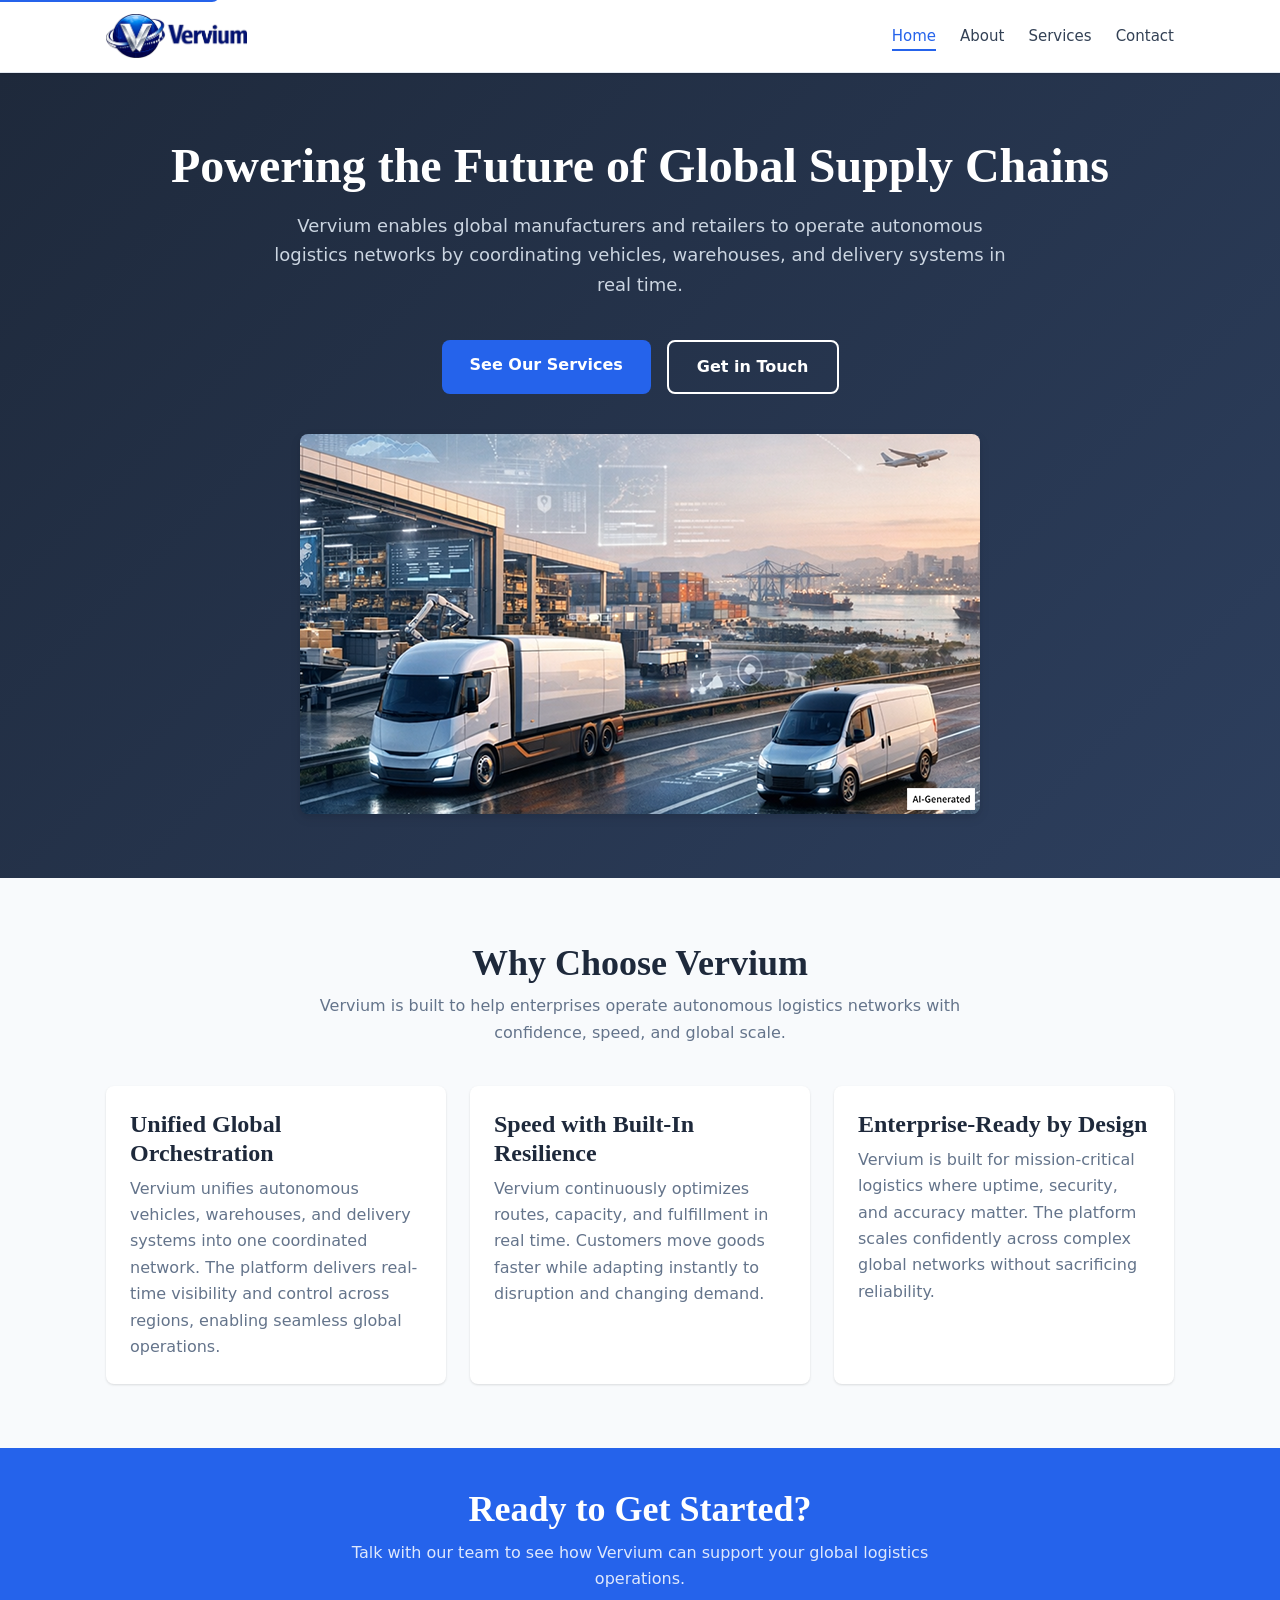
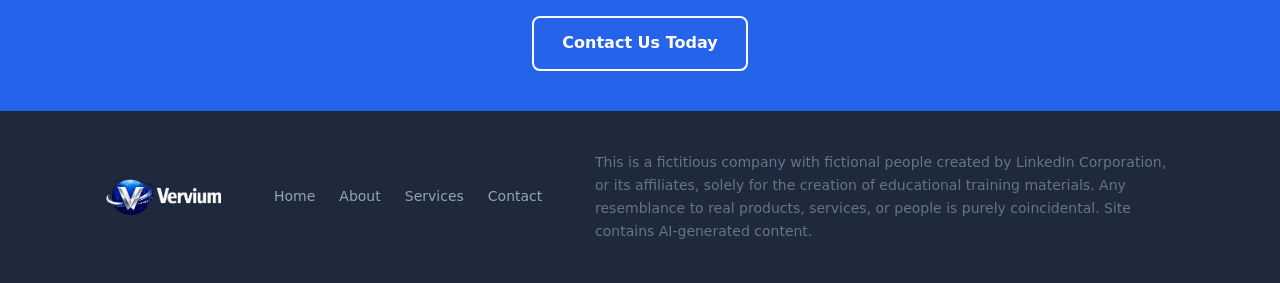
<file: terraform/vervium_ui/index.html>
<!DOCTYPE html>
<html lang="en">
<head>
  <meta charset="UTF-8">
  <meta name="viewport" content="width=device-width, initial-scale=1.0">
  <meta name="description" content="Vervium Logistics enables global manufacturers and retailers to operate autonomous logistics networks by coordinating vehicles, warehouses, and delivery systems in real time.">
  <title>Home | Vervium</title>
  <link rel="stylesheet" href="css/styles.css">
</head>
<body>

  <a class="skip-link" href="#main">Skip to main content</a>

  <!-- ===== Header ===== -->
  <header class="site-header" role="banner">
    <div class="container">
      <div class="header-inner">
        <a href="index.html" class="logo" aria-label="Vervium — home">
          <img src="assets/images/vervium logo_gai.png" alt="Vervium">
        </a>
        <nav class="site-nav" aria-label="Primary navigation">
          <ul>
            <li><a href="index.html" aria-current="page">Home</a></li>
            <li><a href="pages/about.html">About</a></li>
            <li><a href="pages/services.html">Services</a></li>
            <li><a href="pages/contact.html">Contact</a></li>
          </ul>
        </nav>
      </div>
    </div>
  </header>

  <!-- ===== Main ===== -->
  <main id="main">

    <!-- Hero -->
    <section class="hero" aria-labelledby="hero-heading">
      <div class="container">
        <h1 id="hero-heading">Powering the Future of Global Supply Chains</h1>
        <p class="lead">
          Vervium enables global manufacturers and retailers to operate autonomous
          logistics networks by coordinating vehicles, warehouses, and delivery
          systems in real time.
        </p>
        <div class="hero-actions">
          <a href="pages/services.html" class="btn btn-primary">See Our Services</a>
          <a href="pages/contact.html" class="btn btn-outline">Get in Touch</a>
        </div>
        <div class="hero-image">
          <img
            src="assets/images/hero_gai.png"
            alt="A visual overview of what Vervium offers"
            width="680"
            height="380"
          >
        </div>
      </div>
    </section>

    <!-- Features / Value Props -->
    <section class="features" aria-labelledby="features-heading">
      <div class="container">
        <div class="section-heading">
          <h2 id="features-heading">Why Choose Vervium</h2>
          <p>Vervium is built to help enterprises operate autonomous logistics networks with confidence, speed, and global scale.</p>
        </div>
        <ul class="features-grid" role="list">
          <li class="feature-card">
            <h3>Unified Global Orchestration</h3>
            <p>
              Vervium unifies autonomous vehicles, warehouses, and delivery systems
              into one coordinated network. The platform delivers real-time visibility
              and control across regions, enabling seamless global operations.
            </p>
          </li>
          <li class="feature-card">
            <h3>Speed with Built-In Resilience</h3>
            <p>
              Vervium continuously optimizes routes, capacity, and fulfillment in real
              time. Customers move goods faster while adapting instantly to disruption
              and changing demand.
            </p>
          </li>
          <li class="feature-card">
            <h3>Enterprise-Ready by Design</h3>
            <p>
              Vervium is built for mission-critical logistics where uptime, security,
              and accuracy matter. The platform scales confidently across complex global
              networks without sacrificing reliability.
            </p>
          </li>
        </ul>
      </div>
    </section>

    <!-- CTA Banner -->
    <section class="cta-banner" aria-labelledby="cta-heading">
      <div class="container">
        <h2 id="cta-heading">Ready to Get Started?</h2>
        <p>Talk with our team to see how Vervium can support your global logistics operations.</p>
        <a href="pages/contact.html" class="btn btn-outline">Contact Us Today</a>
      </div>
    </section>

  </main>

  <!-- ===== Footer ===== -->
  <footer class="site-footer" role="contentinfo">
    <div class="container">
      <div class="footer-inner">
        <a href="index.html" class="footer-logo" aria-label="Vervium — home">
          <img src="assets/images/vervium logo_white_gai.png" alt="Vervium">
        </a>
        <nav class="footer-nav" aria-label="Footer navigation">
          <a href="index.html">Home</a>
          <a href="pages/about.html">About</a>
          <a href="pages/services.html">Services</a>
          <a href="pages/contact.html">Contact</a>
        </nav>
        <p class="footer-copy">This is a fictitious company with fictional people created by LinkedIn Corporation, or its affiliates, solely for the creation of educational training materials. Any resemblance to real products, services, or people is purely coincidental. Site contains AI-generated content.</p>
      </div>
    </div>
  </footer>

  <script>document.getElementById('year').textContent = new Date().getFullYear();</script>
</body>
</html>
</file>
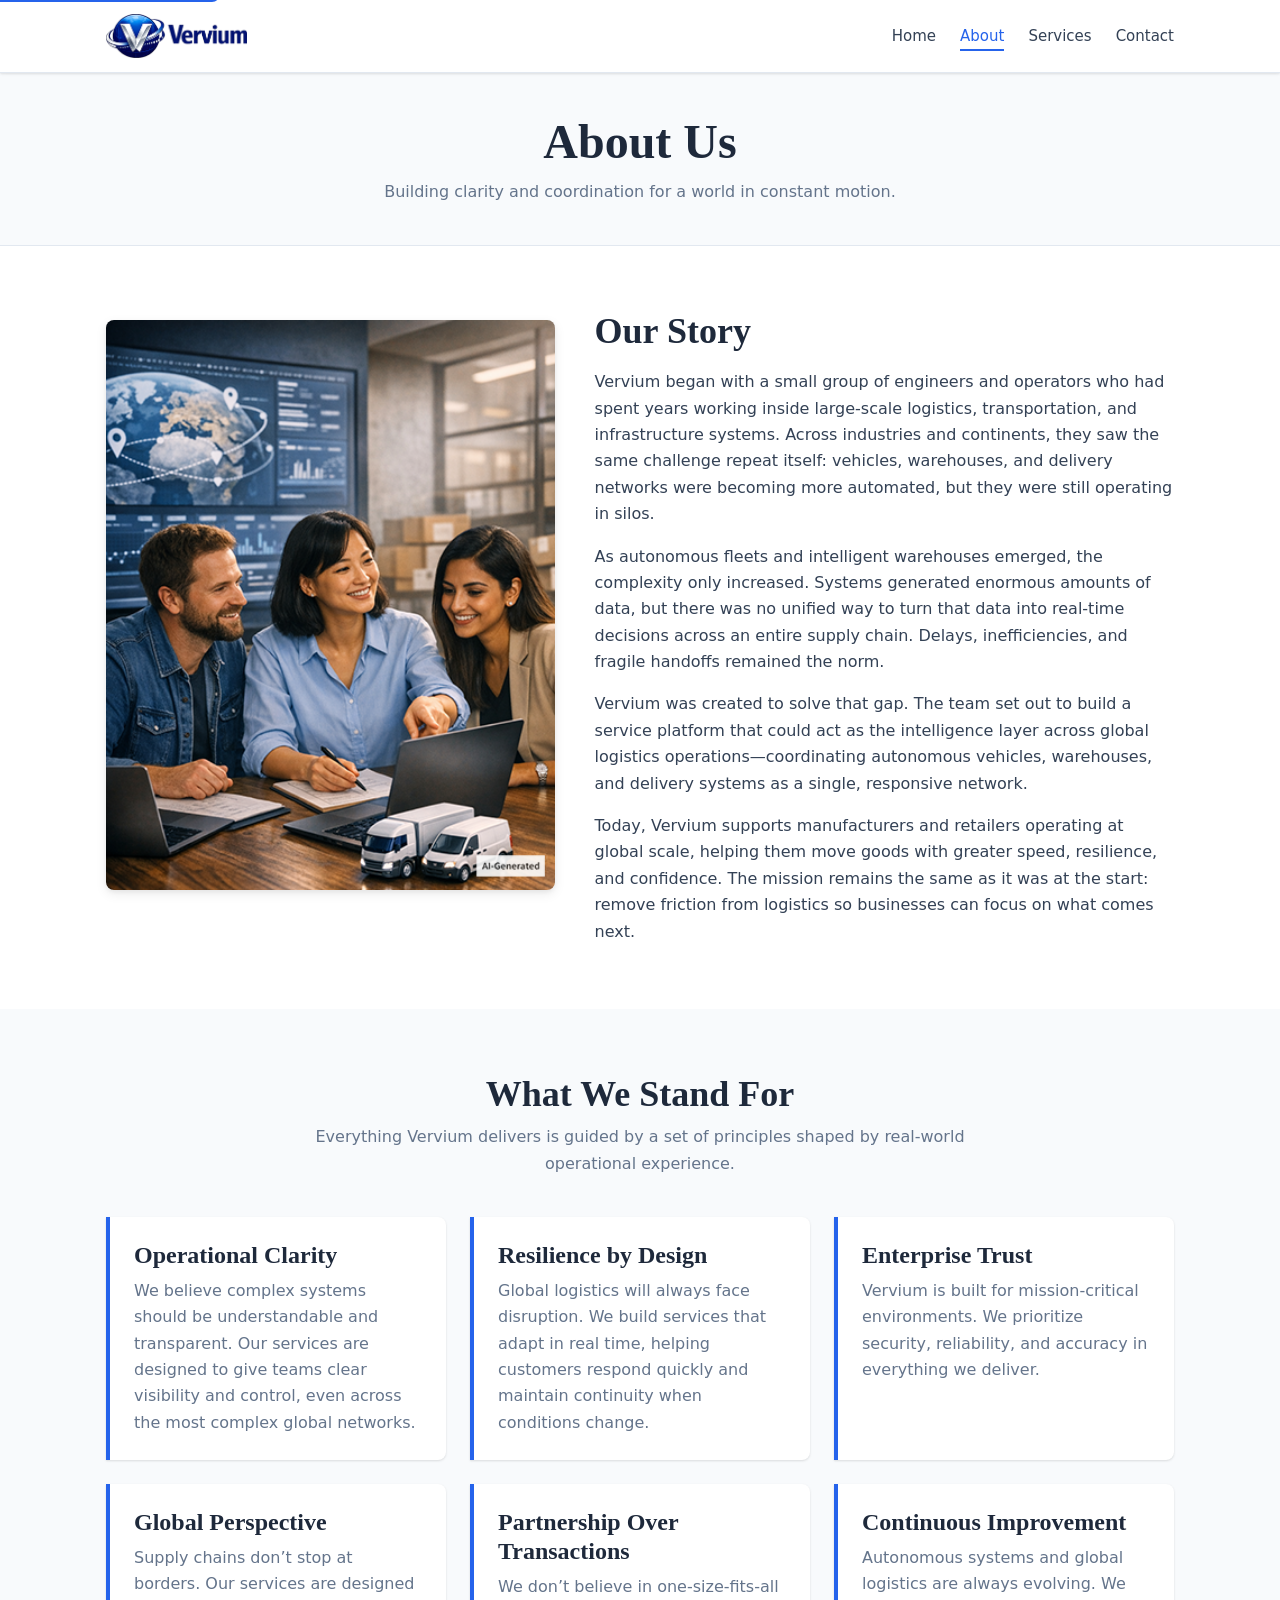
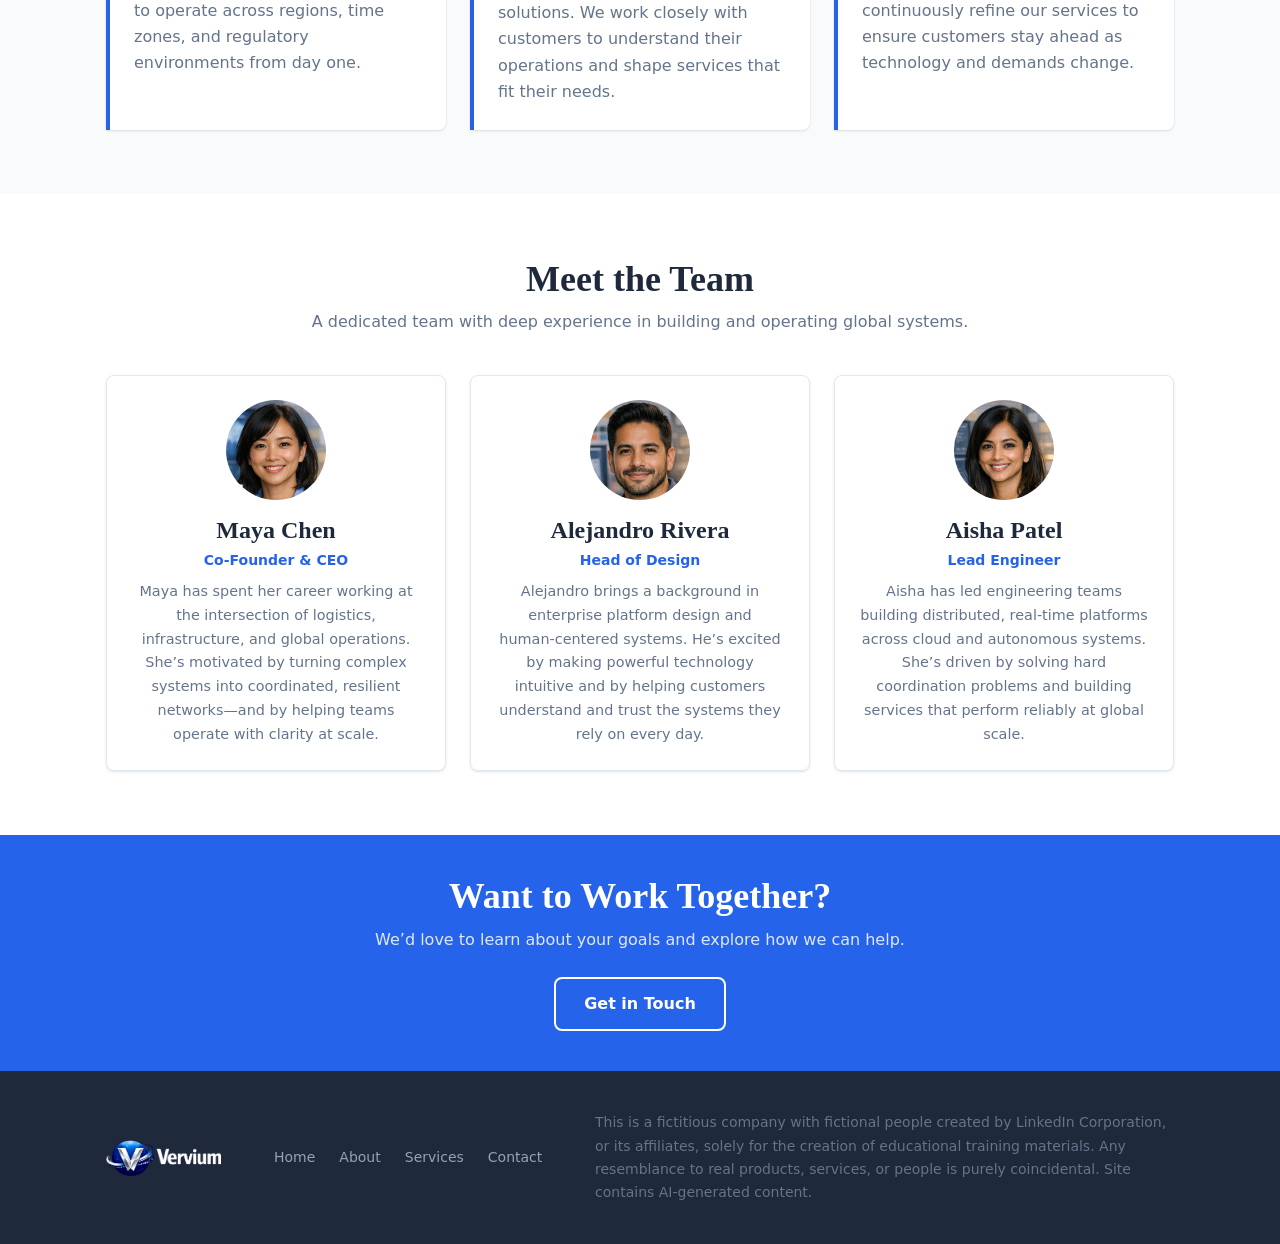
<file: terraform/vervium_ui/pages/about.html>
<!DOCTYPE html>
<html lang="en">
<head>
  <meta charset="UTF-8">
  <meta name="viewport" content="width=device-width, initial-scale=1.0">
  <meta name="description" content="Learn about Vervium — our story, mission, and the team behind the work.">
  <title>About | Vervium</title>
  <link rel="stylesheet" href="../css/styles.css">
</head>
<body>

  <a class="skip-link" href="#main">Skip to main content</a>

  <!-- ===== Header ===== -->
  <header class="site-header" role="banner">
    <div class="container">
      <div class="header-inner">
        <a href="../index.html" class="logo" aria-label="Vervium — home">
          <img src="../assets/images/vervium logo_gai.png" alt="Vervium">
        </a>
        <nav class="site-nav" aria-label="Primary navigation">
          <ul>
            <li><a href="../index.html">Home</a></li>
            <li><a href="about.html" aria-current="page">About</a></li>
            <li><a href="services.html">Services</a></li>
            <li><a href="contact.html">Contact</a></li>
          </ul>
        </nav>
      </div>
    </div>
  </header>

  <!-- ===== Main ===== -->
  <main id="main">

    <!-- Page Hero -->
    <div class="page-hero">
      <div class="container">
        <h1>About Us</h1>
        <p>Building clarity and coordination for a world in constant motion.</p>
      </div>
    </div>

    <!-- Our Story -->
    <section aria-labelledby="story-heading">
      <div class="container">
        <div class="about-intro">
          <img
            src="../assets/images/about_ver_gai.png"
            alt="The Vervium team at work"
            width="560"
            height="420"
          >
          <div class="text">
            <h2 id="story-heading">Our Story</h2>
            <p>
              Vervium began with a small group of engineers and operators who had spent years working inside large‑scale logistics, transportation, and infrastructure systems. Across industries and continents, they saw the same challenge repeat itself: vehicles, warehouses, and delivery networks were becoming more automated, but they were still operating in silos.
            </p>
            <p>
              As autonomous fleets and intelligent warehouses emerged, the complexity only increased. Systems generated enormous amounts of data, but there was no unified way to turn that data into real‑time decisions across an entire supply chain. Delays, inefficiencies, and fragile handoffs remained the norm.
            </p>
            <p>
              Vervium was created to solve that gap. The team set out to build a service platform that could act as the intelligence layer across global logistics operations—coordinating autonomous vehicles, warehouses, and delivery systems as a single, responsive network.
            </p>
            <p>
             Today, Vervium supports manufacturers and retailers operating at global scale, helping them move goods with greater speed, resilience, and confidence. The mission remains the same as it was at the start: remove friction from logistics so businesses can focus on what comes next.
            </p>
          </div>
        </div>
      </div>
    </section>

    <!-- Values -->
    <section class="values" aria-labelledby="values-heading">
      <div class="container">
        <div class="section-heading">
          <h2 id="values-heading">What We Stand For</h2>
          <p>Everything Vervium delivers is guided by a set of principles shaped by real‑world operational experience.</p>
        </div>
        <ul class="values-grid" role="list">
          <li class="value-item">
            <h3>Operational Clarity</h3>
            <p>We believe complex systems should be understandable and transparent. Our services are designed to give teams clear visibility and control, even across the most complex global networks.</p>
          </li>
          <li class="value-item">
            <h3>Resilience by Design</h3>
            <p>Global logistics will always face disruption. We build services that adapt in real time, helping customers respond quickly and maintain continuity when conditions change.</p>
          </li>
          <li class="value-item">
            <h3>Enterprise Trust</h3>
            <p>Vervium is built for mission‑critical environments. We prioritize security, reliability, and accuracy in everything we deliver.</p>
          </li>
          <li class="value-item">
            <h3>Global Perspective</h3>
            <p>Supply chains don’t stop at borders. Our services are designed to operate across regions, time zones, and regulatory environments from day one.</p>
          </li>
          <li class="value-item">
            <h3>Partnership Over Transactions</h3>
            <p>We don’t believe in one‑size‑fits‑all solutions. We work closely with customers to understand their operations and shape services that fit their needs.</p>
          </li>
          <li class="value-item">
            <h3>Continuous Improvement</h3>
            <p>Autonomous systems and global logistics are always evolving. We continuously refine our services to ensure customers stay ahead as technology and demands change.</p>
          </li>
        </ul>
      </div>
    </section>

    <!-- Team -->
    <section class="team" aria-labelledby="team-heading">
      <div class="container">
        <div class="section-heading">
          <h2 id="team-heading">Meet the Team</h2>
          <p>A dedicated team with deep experience in building and operating global systems.</p>
        </div>
        <ul class="team-grid" role="list">
          <li class="team-card">
            <img
              src="../assets/images/team-1_gai.png"
              alt="Photo of Maya Chen"
              width="100"
              height="100"
            >
            <h3>Maya Chen</h3>
            <p class="role">Co-Founder &amp; CEO</p>
            <p>Maya has spent her career working at the intersection of logistics, infrastructure, and global operations. She’s motivated by turning complex systems into coordinated, resilient networks—and by helping teams operate with clarity at scale.</p>
          </li>
          <li class="team-card">
            <img
              src="../assets/images/team-2_gai.png"
              alt="Photo of Alejandro Rivera"
              width="100"
              height="100"
            >
            <h3>Alejandro Rivera</h3>
            <p class="role">Head of Design</p>
            <p>Alejandro brings a background in enterprise platform design and human‑centered systems. He’s excited by making powerful technology intuitive and by helping customers understand and trust the systems they rely on every day.</p>
          </li>
          <li class="team-card">
            <img
              src="../assets/images/team-3_gai.png"
              alt="Photo of Aisha Patel"
              width="100"
              height="100"
            >
            <h3>Aisha Patel</h3>
            <p class="role">Lead Engineer</p>
            <p>Aisha has led engineering teams building distributed, real‑time platforms across cloud and autonomous systems. She’s driven by solving hard coordination problems and building services that perform reliably at global scale.</p>
          </li>
        </ul>
      </div>
    </section>

    <!-- CTA -->
    <section class="cta-banner" aria-labelledby="about-cta-heading">
      <div class="container">
        <h2 id="about-cta-heading">Want to Work Together?</h2>
        <p>We’d love to learn about your goals and explore how we can help.</p>
        <a href="contact.html" class="btn btn-outline">Get in Touch</a>
      </div>
    </section>

  </main>

  <!-- ===== Footer ===== -->
  <footer class="site-footer" role="contentinfo">
    <div class="container">
      <div class="footer-inner">
        <a href="../index.html" class="footer-logo" aria-label="Vervium — home">
          <img src="../assets/images/vervium logo_white_gai.png" alt="Vervium">
        </a>
        <nav class="footer-nav" aria-label="Footer navigation">
          <a href="../index.html">Home</a>
          <a href="about.html">About</a>
          <a href="services.html">Services</a>
          <a href="contact.html">Contact</a>
        </nav>
        <p class="footer-copy">This is a fictitious company with fictional people created by LinkedIn Corporation, or its affiliates, solely for the creation of educational training materials. Any resemblance to real products, services, or people is purely coincidental. Site contains AI-generated content.</p>
      </div>
    </div>
  </footer>

  <script>document.getElementById('year').textContent = new Date().getFullYear();</script>
</body>
</html>
</file>
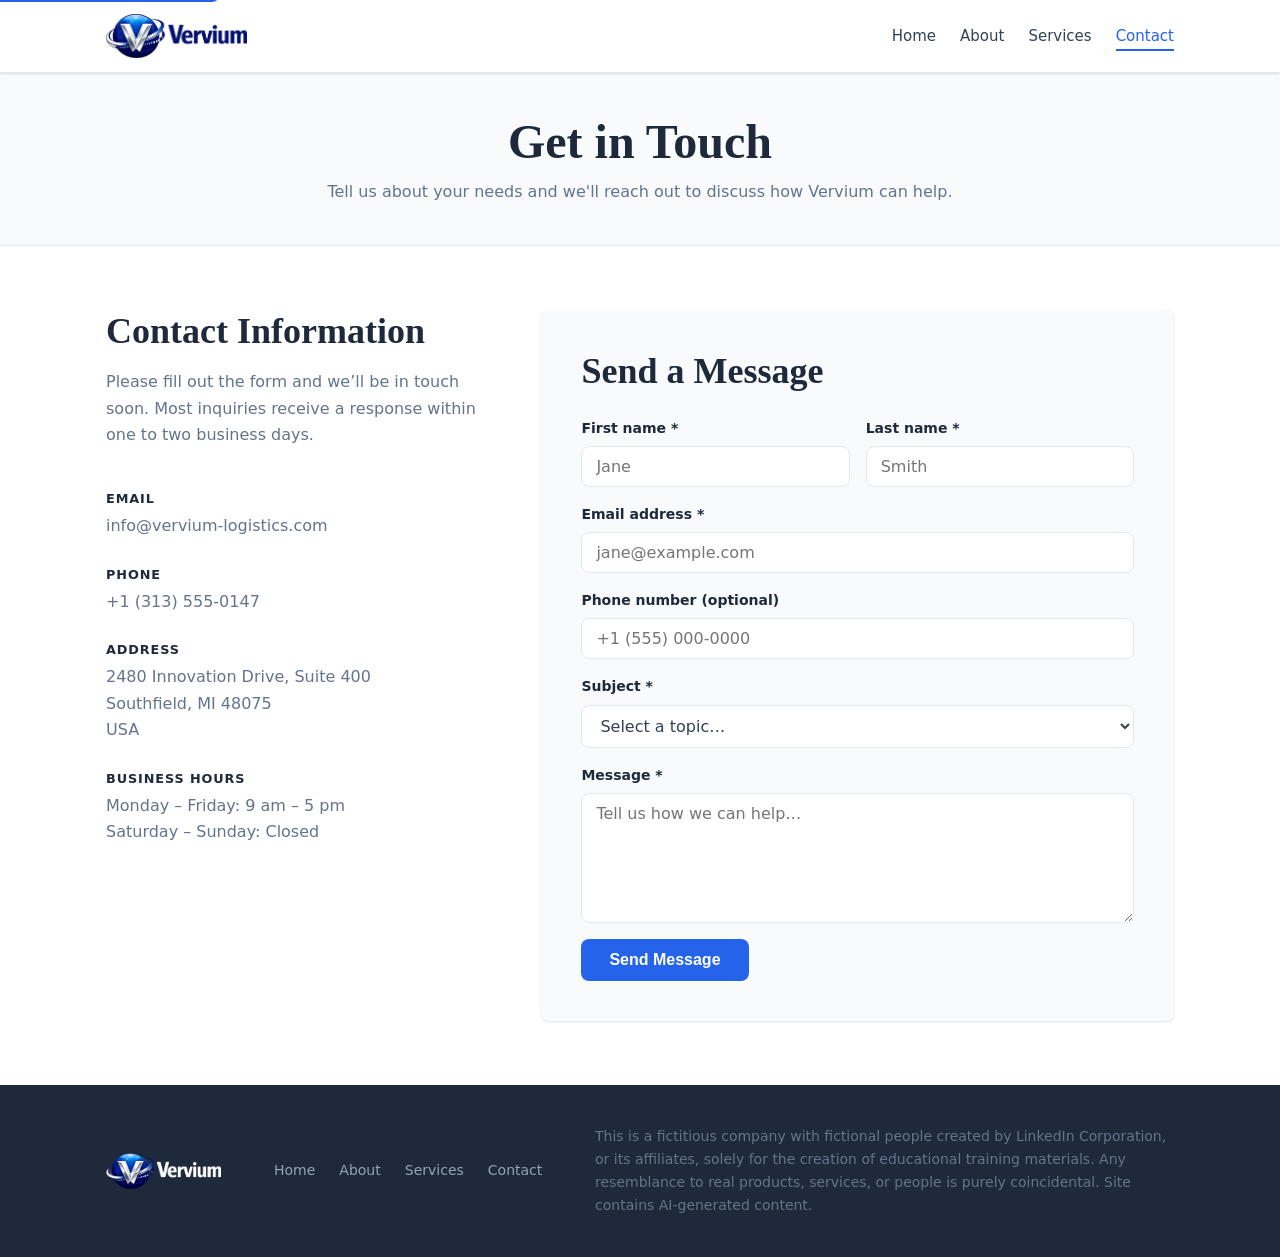
<file: terraform/vervium_ui/pages/contact.html>
<!DOCTYPE html>
<html lang="en">
<head>
  <meta charset="UTF-8">
  <meta name="viewport" content="width=device-width, initial-scale=1.0">
  <meta name="description" content="Get in touch with Vervium — we'd love to hear from you.">
  <title>Contact | Vervium</title>
  <link rel="stylesheet" href="../css/styles.css">
</head>
<body>

  <a class="skip-link" href="#main">Skip to main content</a>

  <!-- ===== Header ===== -->
  <header class="site-header" role="banner">
    <div class="container">
      <div class="header-inner">
        <a href="../index.html" class="logo" aria-label="Vervium — home">
          <img src="../assets/images/vervium logo_gai.png" alt="Vervium">
        </a>
        <nav class="site-nav" aria-label="Primary navigation">
          <ul>
            <li><a href="../index.html">Home</a></li>
            <li><a href="about.html">About</a></li>
            <li><a href="services.html">Services</a></li>
            <li><a href="contact.html" aria-current="page">Contact</a></li>
          </ul>
        </nav>
      </div>
    </div>
  </header>

  <!-- ===== Main ===== -->
  <main id="main">

    <!-- Page Hero -->
    <div class="page-hero">
      <div class="container">
        <h1>Get in Touch</h1>
        <p>Tell us about your needs and we'll reach out to discuss how Vervium can help.</p>
      </div>
    </div>

    <!-- Contact Layout -->
    <section aria-labelledby="contact-section-heading">
      <div class="container">
        <h2 id="contact-section-heading" class="sr-only">Contact information and form</h2>
        <div class="contact-layout">

          <!-- Contact Info -->
          <div class="contact-info">
            <h2>Contact Information</h2>
            <p>
              Please fill out the form and we’ll be in touch soon. Most inquiries receive a response within one to two business days.
            </p>
            <dl>
              <div class="contact-detail">
                <dt>Email</dt>
                <dd><a href="mailto:info@vervium-logistics.com">info@vervium-logistics.com</a></dd>
              </div>
              <div class="contact-detail">
                <dt>Phone</dt>
                <dd><a href="tel:+13135550147">+1 (313) 555-0147</a></dd>
              </div>
              <div class="contact-detail">
                <dt>Address</dt>
                <dd>
                  2480 Innovation Drive, Suite 400<br>
                  Southfield, MI 48075<br>
                  USA
                </dd>
              </div>
              <div class="contact-detail">
                <dt>Business Hours</dt>
                <dd>
                  Monday – Friday: 9 am – 5 pm<br>
                  Saturday – Sunday: Closed
                </dd>
              </div>
            </dl>
          </div>

          <!-- Contact Form -->
          <div class="contact-form">
            <h2>Send a Message</h2>
            <!--
              NOTE: This is a static HTML form. To make it functional you will need to
              connect it to a backend or a form service (e.g. Formspree, Netlify Forms,
              EmailJS). Add action="" and method="POST" to the <form> element.
            -->
            <form
              novalidate
              aria-label="Contact form"
            >
              <div class="form-row">
                <div class="form-group">
                  <label for="first-name">First name <span aria-hidden="true">*</span></label>
                  <input
                    type="text"
                    id="first-name"
                    name="first_name"
                    autocomplete="given-name"
                    required
                    aria-required="true"
                    placeholder="Jane"
                  >
                </div>
                <div class="form-group">
                  <label for="last-name">Last name <span aria-hidden="true">*</span></label>
                  <input
                    type="text"
                    id="last-name"
                    name="last_name"
                    autocomplete="family-name"
                    required
                    aria-required="true"
                    placeholder="Smith"
                  >
                </div>
              </div>

              <div class="form-group">
                <label for="email">Email address <span aria-hidden="true">*</span></label>
                <input
                  type="email"
                  id="email"
                  name="email"
                  autocomplete="email"
                  required
                  aria-required="true"
                  placeholder="jane@example.com"
                >
              </div>

              <div class="form-group">
                <label for="phone">Phone number <span aria-hidden="true">(optional)</span></label>
                <input
                  type="tel"
                  id="phone"
                  name="phone"
                  autocomplete="tel"
                  placeholder="+1 (555) 000-0000"
                >
              </div>

              <div class="form-group">
                <label for="subject">Subject <span aria-hidden="true">*</span></label>
                <select id="subject" name="subject" required aria-required="true">
                  <option value="" disabled selected>Select a topic…</option>
                  <option value="product-enquiry">Product Inquiry</option>
                  <option value="general">General Question</option>
                  <option value="support">Support</option>
                  <option value="partnership">Partnership</option>
                  <option value="other">Other</option>
                </select>
              </div>

              <div class="form-group">
                <label for="message">Message <span aria-hidden="true">*</span></label>
                <textarea
                  id="message"
                  name="message"
                  required
                  aria-required="true"
                  placeholder="Tell us how we can help…"
                ></textarea>
              </div>

              <button type="submit" class="btn btn-primary">Send Message</button>
            </form>
          </div>

        </div>
      </div>
    </section>

  </main>

  <!-- ===== Footer ===== -->
  <footer class="site-footer" role="contentinfo">
    <div class="container">
      <div class="footer-inner">
        <a href="../index.html" class="footer-logo" aria-label="Vervium — home">
          <img src="../assets/images/vervium logo_white_gai.png" alt="Vervium">
        </a>
        <nav class="footer-nav" aria-label="Footer navigation">
          <a href="../index.html">Home</a>
          <a href="about.html">About</a>
          <a href="services.html">Services</a>
          <a href="contact.html">Contact</a>
        </nav>
        <p class="footer-copy">This is a fictitious company with fictional people created by LinkedIn Corporation, or its affiliates, solely for the creation of educational training materials. Any resemblance to real products, services, or people is purely coincidental. Site contains AI-generated content.</p>
      </div>
    </div>
  </footer>

  <script>document.getElementById('year').textContent = new Date().getFullYear();</script>
</body>
</html>
</file>
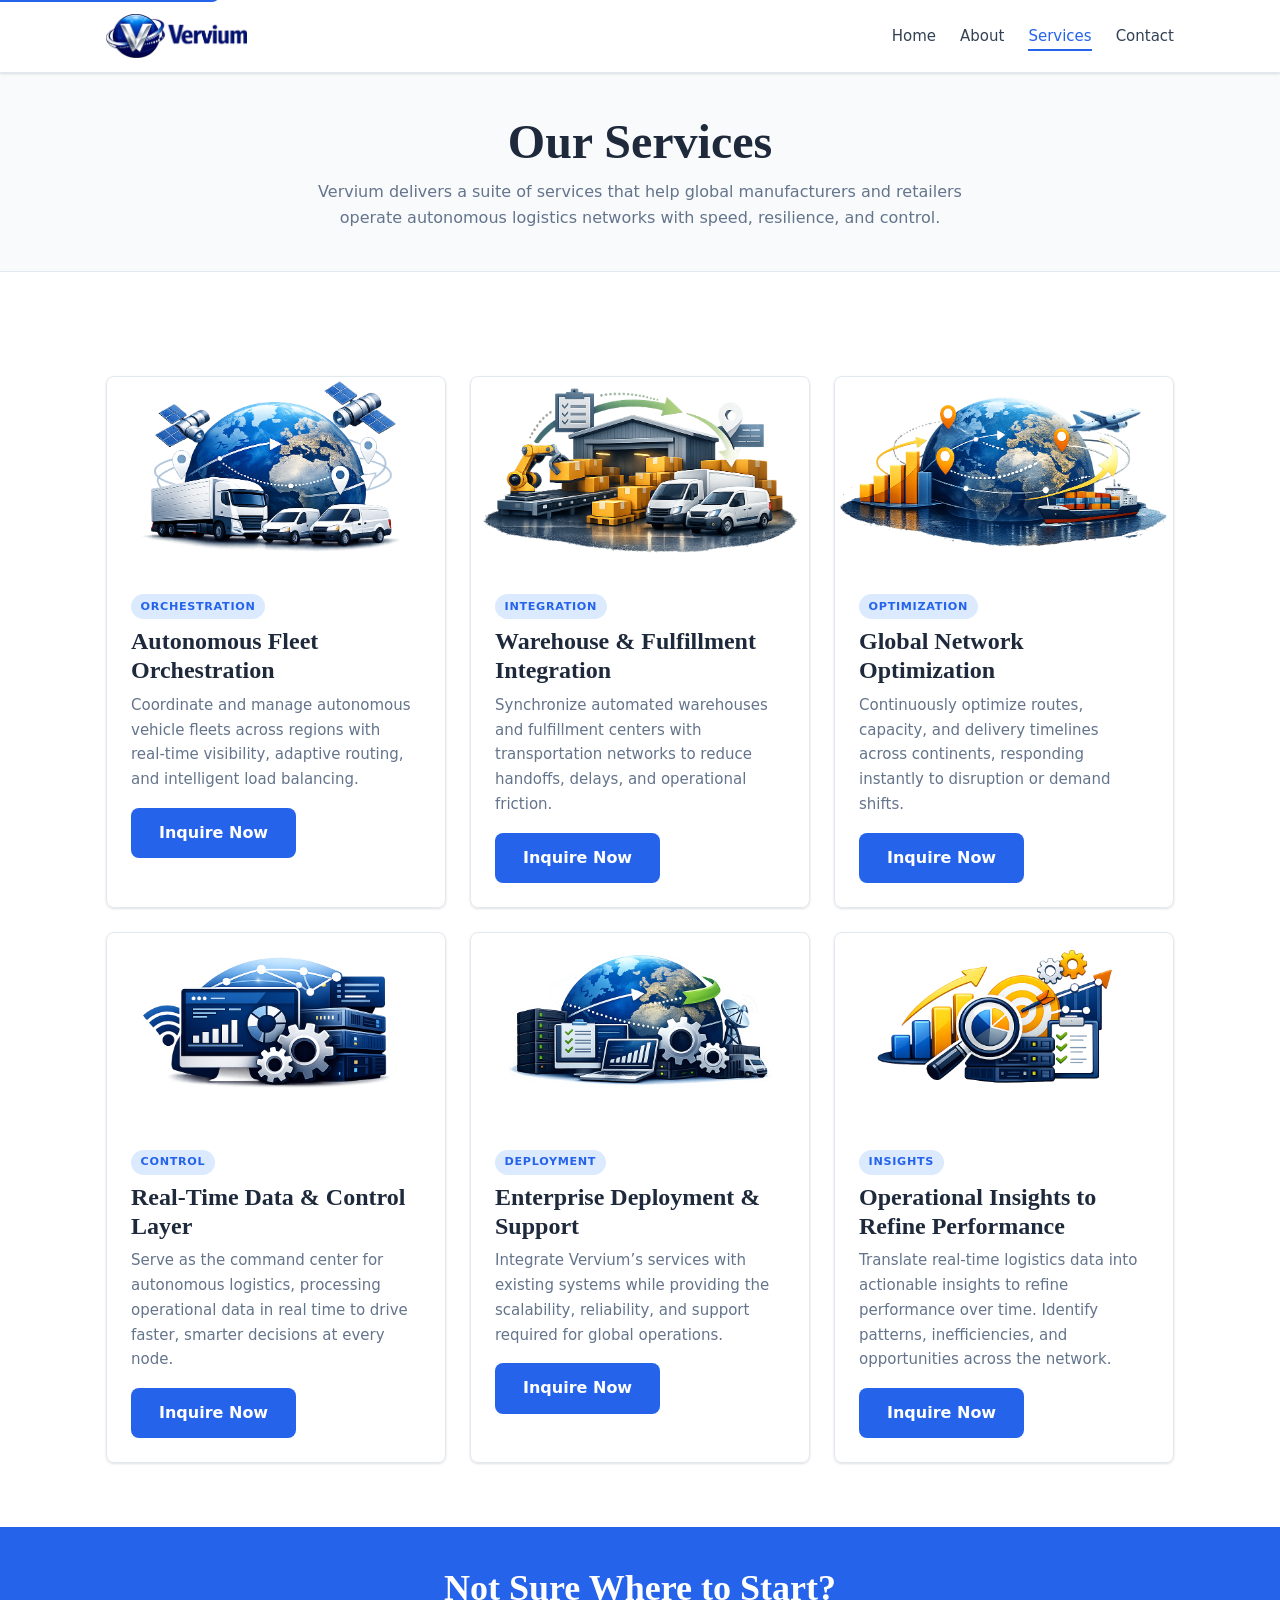
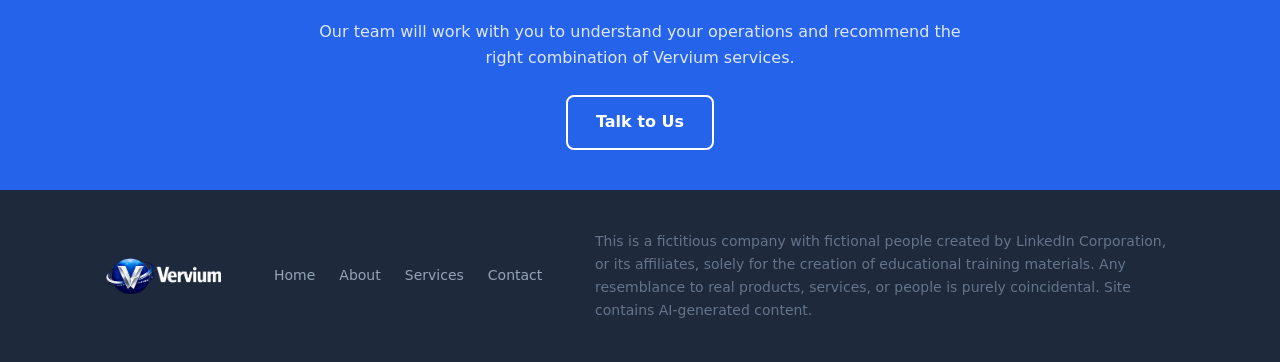
<file: terraform/vervium_ui/pages/services.html>
<!DOCTYPE html>
<html lang="en">
<head>
  <meta charset="UTF-8">
  <meta name="viewport" content="width=device-width, initial-scale=1.0">
  <meta name="description" content="Discover Vervium’s logistics technology services, from autonomous fleet orchestration to real-time network optimization and enterprise deployment.">
  <title>Services | Vervium</title>
  <link rel="stylesheet" href="../css/styles.css">
</head>
<body>

  <a class="skip-link" href="#main">Skip to main content</a>

  <!-- ===== Header ===== -->
  <header class="site-header" role="banner">
    <div class="container">
      <div class="header-inner">
        <a href="../index.html" class="logo" aria-label="Vervium — home">
          <img src="../assets/images/vervium logo_gai.png" alt="Vervium">
        </a>
        <nav class="site-nav" aria-label="Primary navigation">
          <ul>
            <li><a href="../index.html">Home</a></li>
            <li><a href="about.html">About</a></li>
            <li><a href="services.html" aria-current="page">Services</a></li>
            <li><a href="contact.html">Contact</a></li>
          </ul>
        </nav>
      </div>
    </div>
  </header>

  <!-- ===== Main ===== -->
  <main id="main">

    <!-- Page Hero -->
    <div class="page-hero">
      <div class="container">
        <h1>Our Services</h1>
        <p>Vervium delivers a suite of services that help global manufacturers and retailers operate autonomous logistics networks with speed, resilience, and control.</p>
      </div>
    </div>

    <!-- Services Grid -->
    <section aria-labelledby="products-heading">
      <div class="container">
        <div class="section-heading">
          <h2 id="products-heading" class="sr-only">Product Listings</h2>
        </div>
        <ul class="products-grid" role="list">

          <li class="product-card">
            <img
              src="../assets/images/orchestration_gai.png"
              alt="Graphical depiction of autonomous fleet orchestration"
              width="400"
              height="225"
            >
            <div class="product-card-body">
              <span class="product-tag">Orchestration</span>
              <h3>Autonomous Fleet Orchestration</h3>
              <p>
                Coordinate and manage autonomous vehicle fleets across regions with real‑time visibility, adaptive routing, and intelligent load balancing.
              </p>
              <a href="contact.html" class="btn btn-primary">Inquire Now</a>
            </div>
          </li>

          <li class="product-card">
            <img
              src="../assets/images/integration_gai.png"
              alt="Graphical depiction of warehouse and fulfillment integration"
              width="400"
              height="225"
            >
            <div class="product-card-body">
              <span class="product-tag">Integration</span>
              <h3>Warehouse & Fulfillment Integration</h3>
              <p>
                Synchronize automated warehouses and fulfillment centers with transportation networks to reduce handoffs, delays, and operational friction.
              </p>
              <a href="contact.html" class="btn btn-primary">Inquire Now</a>
            </div>
          </li>

          <li class="product-card">
            <img
              src="../assets/images/optimization_gai.png"
              alt="Graphical depiction of global network optimization"
              width="400"
              height="225"
            >
            <div class="product-card-body">
              <span class="product-tag">Optimization</span>
              <h3>Global Network Optimization</h3>
              <p>
                Continuously optimize routes, capacity, and delivery timelines across continents, responding instantly to disruption or demand shifts.
              </p>
              <a href="contact.html" class="btn btn-primary">Inquire Now</a>
            </div>
          </li>

          <li class="product-card">
            <img
              src="../assets/images/control_gai.png"
              alt="Graphical depiction of real-time data and control"
              width="400"
              height="225"
            >
            <div class="product-card-body">
              <span class="product-tag">Control</span>
              <h3>Real‑Time Data & Control Layer</h3>
              <p>
                Serve as the command center for autonomous logistics, processing operational data in real time to drive faster, smarter decisions at every node.
              </p>
              <a href="contact.html" class="btn btn-primary">Inquire Now</a>
            </div>
          </li>

          <li class="product-card">
            <img
              src="../assets/images/deployment_gai.png"
              alt="Graphical depiction of enterprise deployment and support"
              width="400"
              height="225"
            >
            <div class="product-card-body">
              <span class="product-tag">Deployment</span>
              <h3>Enterprise Deployment & Support</h3>
              <p>
               Integrate Vervium’s services with existing systems while providing the scalability, reliability, and support required for global operations.
              </p>
              <a href="contact.html" class="btn btn-primary">Inquire Now</a>
            </div>
          </li>

          <li class="product-card">
            <img
              src="../assets/images/insights_gai.png"
              alt="Graphical depiction of operational insights"
              width="400"
              height="225"
            >
            <div class="product-card-body">
              <span class="product-tag">Insights</span>
              <h3>Operational Insights to Refine Performance</h3>
              <p>
                Translate real‑time logistics data into actionable insights to refine performance over time. Identify patterns, inefficiencies, and opportunities across the network.
              </p>
              <a href="contact.html" class="btn btn-primary">Inquire Now</a>
            </div>
          </li>

        </ul>
      </div>
    </section>

    <!-- CTA -->
    <section class="cta-banner" aria-labelledby="products-cta-heading">
      <div class="container">
        <h2 id="products-cta-heading">Not Sure Where to Start?</h2>
        <p>Our team will work with you to understand your operations and recommend the right combination of Vervium services.</p>
        <a href="contact.html" class="btn btn-outline">Talk to Us</a>
      </div>
    </section>

  </main>

  <!-- ===== Footer ===== -->
  <footer class="site-footer" role="contentinfo">
    <div class="container">
      <div class="footer-inner">
        <a href="../index.html" class="footer-logo" aria-label="Vervium — home">
          <img src="../assets/images/vervium logo_white_gai.png" alt="Vervium">
        </a>
        <nav class="footer-nav" aria-label="Footer navigation">
          <a href="../index.html">Home</a>
          <a href="about.html">About</a>
          <a href="services.html">Services</a>
          <a href="contact.html">Contact</a>
        </nav>
        <p class="footer-copy">This is a fictitious company with fictional people created by LinkedIn Corporation, or its affiliates, solely for the creation of educational training materials. Any resemblance to real products, services, or people is purely coincidental. Site contains AI-generated content.</p>
      </div>
    </div>
  </footer>

  <script>document.getElementById('year').textContent = new Date().getFullYear();</script>
</body>
</html>
</file>
<file: terraform/vervium_ui/css/styles.css>
/* ===== Custom Properties ===== */
:root {
  --color-primary:      #2563eb;
  --color-primary-dark: #1d4ed8;
  --color-dark:         #1e293b;
  --color-text:         #334155;
  --color-text-light:   #64748b;
  --color-bg:           #ffffff;
  --color-bg-alt:       #f8fafc;
  --color-border:       #e2e8f0;

  --font-heading: Georgia, 'Times New Roman', serif;
  --font-body:    system-ui, -apple-system, BlinkMacSystemFont, 'Segoe UI', sans-serif;

  --space-xs: 0.5rem;
  --space-sm: 1rem;
  --space-md: 1.5rem;
  --space-lg: 2.5rem;
  --space-xl: 4rem;

  --max-width: 1100px;
  --radius:    0.5rem;
  --shadow:    0 1px 3px rgba(0,0,0,0.08), 0 1px 2px rgba(0,0,0,0.05);
  --shadow-md: 0 4px 12px rgba(0,0,0,0.08), 0 2px 4px rgba(0,0,0,0.05);
}

/* ===== Reset ===== */
*, *::before, *::after { box-sizing: border-box; margin: 0; padding: 0; }
html { scroll-behavior: smooth; font-size: 100%; }
body {
  font-family: var(--font-body);
  color: var(--color-text);
  background: var(--color-bg);
  line-height: 1.65;
  -webkit-font-smoothing: antialiased;
}
img { max-width: 100%; height: auto; display: block; }
ul { list-style: none; }
a { color: var(--color-primary); text-decoration: none; }
a:hover { text-decoration: underline; }

h1, h2, h3, h4 {
  font-family: var(--font-heading);
  color: var(--color-dark);
  line-height: 1.2;
}
h1 { font-size: clamp(1.75rem, 5vw, 3rem); }
h2 { font-size: clamp(1.4rem, 3.5vw, 2.25rem); }
h3 { font-size: clamp(1.1rem, 2.5vw, 1.5rem); }
p  { max-width: 65ch; }

/* ===== Accessibility ===== */
.skip-link {
  position: absolute;
  top: -40px;
  left: 0;
  background: var(--color-primary);
  color: #fff;
  padding: 0.5rem 1rem;
  z-index: 200;
  border-radius: 0 0 var(--radius) 0;
  font-weight: 600;
  transition: top 0.1s;
}
.skip-link:focus { top: 0; }

.sr-only {
  position: absolute;
  width: 1px; height: 1px;
  padding: 0; margin: -1px;
  overflow: hidden;
  clip: rect(0,0,0,0);
  white-space: nowrap;
  border: 0;
}

:focus-visible {
  outline: 3px solid var(--color-primary);
  outline-offset: 2px;
}

/* ===== Layout ===== */
.container {
  width: 100%;
  max-width: var(--max-width);
  margin-inline: auto;
  padding-inline: var(--space-sm);
}
section { padding-block: var(--space-xl); }

/* ===== Header ===== */
.site-header {
  background: var(--color-bg);
  border-bottom: 1px solid var(--color-border);
  position: sticky;
  top: 0;
  z-index: 100;
  box-shadow: var(--shadow);
}
.header-inner {
  display: flex;
  align-items: center;
  justify-content: space-between;
  padding-block: 0.875rem;
}
.logo {
  display: flex;
  align-items: center;
  gap: 0.625rem;
  text-decoration: none;
}
.logo img { height: 44px; width: auto; }
.logo-text {
  font-family: var(--font-heading);
  font-size: 1.2rem;
  font-weight: 700;
  color: var(--color-dark);
}

/* ===== Nav ===== */
.site-nav ul {
  display: flex;
  gap: var(--space-md);
  align-items: center;
}
.site-nav a {
  color: var(--color-text);
  font-weight: 500;
  font-size: 0.9375rem;
  padding-block: 0.25rem;
  border-bottom: 2px solid transparent;
  transition: color 0.15s, border-color 0.15s;
}
.site-nav a:hover {
  color: var(--color-primary);
  text-decoration: none;
  border-bottom-color: var(--color-primary);
}
.site-nav a[aria-current="page"] {
  color: var(--color-primary);
  border-bottom-color: var(--color-primary);
}

/* ===== Buttons ===== */
.btn {
  display: inline-block;
  padding: 0.75rem 1.75rem;
  border-radius: var(--radius);
  font-weight: 600;
  font-size: 1rem;
  cursor: pointer;
  transition: background 0.15s, transform 0.1s, box-shadow 0.15s;
  text-decoration: none;
  border: none;
}
.btn:hover { text-decoration: none; transform: translateY(-1px); box-shadow: var(--shadow-md); }
.btn:active { transform: translateY(0); }

.btn-primary { background: var(--color-primary); color: #fff; }
.btn-primary:hover { background: var(--color-primary-dark); color: #fff; }

.btn-outline { border: 2px solid #fff; color: #fff; background: transparent; }
.btn-outline:hover { background: rgba(255,255,255,0.12); color: #fff; }

/* ===== Section Heading ===== */
.section-heading {
  text-align: center;
  margin-bottom: var(--space-lg);
}
.section-heading h2 { margin-bottom: 0.5rem; }
.section-heading p { color: var(--color-text-light); margin-inline: auto; }

/* ===== Hero (Home) ===== */
.hero {
  background: linear-gradient(135deg, var(--color-dark) 0%, #2d3f5e 100%);
  color: #fff;
  padding-block: var(--space-xl);
  text-align: center;
}
.hero h1 { color: #fff; margin-bottom: var(--space-sm); text-wrap: balance; }
.hero .lead {
  font-size: 1.125rem;
  color: #cbd5e1;
  margin-inline: auto;
  margin-bottom: var(--space-lg);
}
.hero-actions { display: flex; gap: var(--space-sm); justify-content: center; flex-wrap: wrap; }
.hero-image {
  margin-inline: auto;
  margin-top: var(--space-lg);
  max-width: 680px;
  border-radius: var(--radius);
  overflow: hidden;
  box-shadow: var(--shadow-md);
}

/* ===== Features ===== */
.features { background: var(--color-bg-alt); }
.features-grid {
  display: grid;
  gap: var(--space-md);
  grid-template-columns: 1fr;
}
.feature-card {
  background: var(--color-bg);
  padding: var(--space-md);
  border-radius: var(--radius);
  box-shadow: var(--shadow);
}
.feature-card h3 { margin-bottom: var(--space-xs); }
.feature-card p { color: var(--color-text-light); }

/* ===== CTA Banner ===== */
.cta-banner {
  background: var(--color-primary);
  color: #fff;
  text-align: center;
  padding-block: var(--space-lg);
}
.cta-banner h2 { color: #fff; margin-bottom: var(--space-xs); }
.cta-banner p { color: rgba(255,255,255,0.85); margin-inline: auto; margin-bottom: var(--space-md); }

/* ===== Page Hero (inner pages) ===== */
.page-hero {
  background: var(--color-bg-alt);
  border-bottom: 1px solid var(--color-border);
  padding-block: var(--space-lg);
  text-align: center;
}
.page-hero h1 { margin-bottom: 0.5rem; }
.page-hero p { color: var(--color-text-light); margin-inline: auto; }

/* ===== About ===== */
.about-intro {
  display: flex;
  flex-direction: column;
  gap: var(--space-lg);
  align-items: center;
}
.about-intro img {
  width: 100%;
  border-radius: var(--radius);
  box-shadow: var(--shadow-md);
  margin-top: 10px;
}
.about-intro .text h2 { margin-bottom: var(--space-sm); }
.about-intro .text p + p { margin-top: var(--space-sm); }

.values { background: var(--color-bg-alt); }
.values-grid {
  display: grid;
  gap: var(--space-md);
  grid-template-columns: 1fr;
}
.value-item {
  padding: var(--space-md);
  background: var(--color-bg);
  border-left: 4px solid var(--color-primary);
  border-radius: 0 var(--radius) var(--radius) 0;
  box-shadow: var(--shadow);
}
.value-item h3 { margin-bottom: var(--space-xs); }
.value-item p { color: var(--color-text-light); }

.team { background: var(--color-bg); }
.team-grid {
  display: grid;
  gap: var(--space-md);
  grid-template-columns: 1fr;
}
.team-card {
  text-align: center;
  padding: var(--space-md);
  border: 1px solid var(--color-border);
  border-radius: var(--radius);
  box-shadow: var(--shadow);
}
.team-card img {
  width: 100px;
  height: 100px;
  border-radius: 50%;
  margin-inline: auto;
  margin-bottom: var(--space-sm);
  object-fit: cover;
}
.team-card h3 { margin-bottom: 0.25rem; }
.team-card .role { color: var(--color-primary); font-size: 0.875rem; font-weight: 600; margin-bottom: var(--space-xs); }
.team-card p { color: var(--color-text-light); font-size: 0.9rem; margin-inline: auto; }

/* ===== Products ===== */
.products-grid {
  display: grid;
  gap: var(--space-md);
  grid-template-columns: 1fr;
}
.product-card {
  border: 1px solid var(--color-border);
  border-radius: var(--radius);
  overflow: hidden;
  box-shadow: var(--shadow);
  transition: box-shadow 0.2s, transform 0.2s;
}
.product-card:hover { box-shadow: var(--shadow-md); transform: translateY(-3px); }
.product-card img { width: 100%; aspect-ratio: 16/9; object-fit: cover; }
.product-card-body { padding: var(--space-md); }
.product-tag {
  display: inline-block;
  background: #dbeafe;
  color: var(--color-primary);
  font-size: 0.7rem;
  font-weight: 700;
  padding: 0.2rem 0.6rem;
  border-radius: 999px;
  margin-bottom: var(--space-xs);
  text-transform: uppercase;
  letter-spacing: 0.06em;
}
.product-card h3 { margin-bottom: var(--space-xs); }
.product-card p { color: var(--color-text-light); font-size: 0.9375rem; margin-bottom: var(--space-sm); }

/* ===== Contact ===== */
.contact-layout {
  display: grid;
  gap: var(--space-lg);
}
.contact-info h2 { margin-bottom: var(--space-sm); }
.contact-info > p { color: var(--color-text-light); margin-bottom: var(--space-lg); }
.contact-detail {
  margin-bottom: var(--space-md);
}
.contact-detail dt {
  font-weight: 600;
  color: var(--color-dark);
  font-size: 0.8rem;
  text-transform: uppercase;
  letter-spacing: 0.07em;
  margin-bottom: 0.25rem;
}
.contact-detail dd { color: var(--color-text-light); }
.contact-detail dd a { color: var(--color-text-light); }
.contact-detail dd a:hover { color: var(--color-primary); }

.contact-form {
  background: var(--color-bg-alt);
  padding: var(--space-lg);
  border-radius: var(--radius);
  box-shadow: var(--shadow);
}
.contact-form h2 { margin-bottom: var(--space-md); }
.form-group {
  display: flex;
  flex-direction: column;
  gap: 0.375rem;
  margin-bottom: var(--space-sm);
}
.form-group label {
  font-weight: 600;
  font-size: 0.875rem;
  color: var(--color-dark);
}
.form-group input,
.form-group textarea,
.form-group select {
  width: 100%;
  padding: 0.625rem 0.875rem;
  border: 1px solid var(--color-border);
  border-radius: var(--radius);
  font-size: 1rem;
  font-family: inherit;
  color: var(--color-text);
  background: var(--color-bg);
  transition: border-color 0.15s, box-shadow 0.15s;
}
.form-group input:focus,
.form-group textarea:focus,
.form-group select:focus {
  outline: none;
  border-color: var(--color-primary);
  box-shadow: 0 0 0 3px rgba(37,99,235,0.15);
}
.form-group textarea { resize: vertical; min-height: 130px; }
.form-row { display: grid; gap: var(--space-sm); grid-template-columns: 1fr; }

/* ===== Footer ===== */
.site-footer {
  background: var(--color-dark);
  color: #94a3b8;
  padding-block: var(--space-lg);
  font-size: 0.875rem;
}
.footer-inner {
  display: flex;
  flex-direction: column;
  gap: var(--space-md);
  align-items: center;
  text-align: center;
}
.footer-logo { display: flex; align-items: center; gap: 0.625rem; text-decoration: none; }
.footer-logo img { height: 36px; width: auto; }
.footer-logo span { font-family: var(--font-heading); font-size: 1.1rem; color: #f1f5f9; }
.footer-nav { display: flex; gap: var(--space-md); flex-wrap: wrap; justify-content: center; }
.footer-nav a { color: #94a3b8; }
.footer-nav a:hover { color: #fff; text-decoration: none; }
.footer-copy { color: #64748b; }
.footer-copy a { color: #64748b; }
.footer-copy a:hover { color: #fff; }

/* ===== Responsive: Tablet (640px) ===== */
@media (min-width: 640px) {
  .features-grid { grid-template-columns: repeat(2, 1fr); }
  .values-grid   { grid-template-columns: repeat(2, 1fr); }
  .products-grid { grid-template-columns: repeat(2, 1fr); }
  .team-grid     { grid-template-columns: repeat(2, 1fr); }
  .form-row      { grid-template-columns: repeat(2, 1fr); }
}

/* ===== Responsive: Desktop (1024px) ===== */
@media (min-width: 1024px) {
  .features-grid    { grid-template-columns: repeat(3, 1fr); }
  .values-grid      { grid-template-columns: repeat(3, 1fr); }
  .products-grid    { grid-template-columns: repeat(3, 1fr); }
  .team-grid        { grid-template-columns: repeat(3, 1fr); }
  .about-intro      { flex-direction: row; align-items: flex-start; }
  .about-intro img  { width: 42%; flex-shrink: 0; }
  .contact-layout   { grid-template-columns: 1fr 1.6fr; }
  .footer-inner     { flex-direction: row; justify-content: space-between; text-align: left; }
}
</file>
